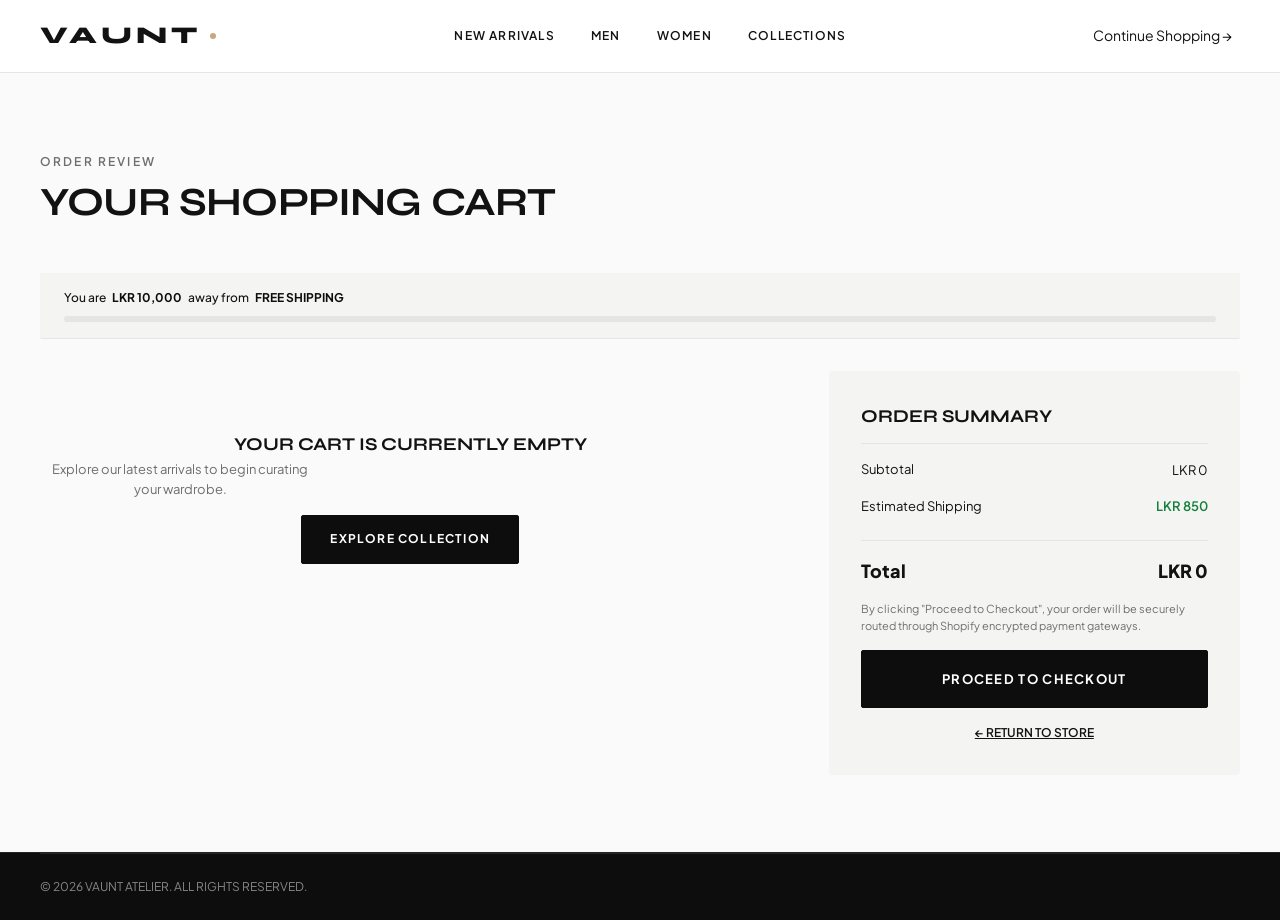
<file: cart.html>
<!DOCTYPE html>
<html lang="en">
<head>
  <meta charset="UTF-8">
  <meta name="viewport" content="width=device-width, initial-scale=1.0">
  <title>Shopping Cart — VAUNT ATELIER</title>
  <link rel="stylesheet" href="assets/base.css">
  <link rel="stylesheet" href="assets/theme.css">
  <link rel="stylesheet" href="assets/sections.css">
  <link rel="stylesheet" href="assets/components.css">
  <style>
    .cart-page-layout {
      display: grid;
      grid-template-columns: 1fr;
      gap: var(--spacing-2xl);
      margin-top: var(--spacing-xl);
    }
    @media (min-width: 992px) {
      .cart-page-layout {
        grid-template-columns: 1.8fr 1fr;
      }
    }
    .cart-summary-box {
      background-color: var(--color-surface);
      border-radius: var(--radius-sm);
      padding: var(--spacing-xl);
      display: flex;
      flex-direction: column;
      gap: var(--spacing-md);
      position: sticky;
      top: calc(var(--header-height) + 20px);
    }
    .summary-title {
      font-family: var(--font-family-display);
      font-size: var(--font-size-lg);
      font-weight: var(--font-weight-bold);
      text-transform: uppercase;
      padding-bottom: var(--spacing-sm);
      border-bottom: 1px solid var(--color-border);
    }
    .summary-row {
      display: flex;
      justify-content: space-between;
      font-size: var(--font-size-sm);
    }
    .summary-total {
      font-size: var(--font-size-lg);
      font-weight: var(--font-weight-extrabold);
      border-top: 1px solid var(--color-border);
      padding-top: var(--spacing-md);
      margin-top: var(--spacing-xs);
    }
  </style>
</head>
<body>

  <!-- Header -->
  <header class="site-header-wrapper">
    <div class="container">
      <div class="site-header">
        <a href="index.html" class="site-logo">VAUNT<span class="accent-dot"></span></a>
        <nav class="desktop-nav">
          <ul class="nav-list">
            <li class="nav-item"><a href="collection.html?filter=new" class="nav-link">NEW ARRIVALS</a></li>
            <li class="nav-item"><a href="collection.html?gender=men" class="nav-link">MEN</a></li>
            <li class="nav-item"><a href="collection.html?gender=women" class="nav-link">WOMEN</a></li>
            <li class="nav-item"><a href="collection.html" class="nav-link">COLLECTIONS</a></li>
          </ul>
        </nav>
        <div class="header-actions">
          <a href="index.html" class="action-btn">Continue Shopping &rarr;</a>
        </div>
      </div>
    </div>
  </header>

  <main id="MainContent" class="container section-spacing">
    <div class="section-header">
      <span class="section-eyebrow">ORDER REVIEW</span>
      <h1 class="section-title">YOUR SHOPPING CART</h1>
    </div>

    <!-- Free Shipping Progress -->
    <div class="shipping-progress-container" style="border-radius: var(--radius-xs); margin-bottom: var(--spacing-xl);">
      <div class="shipping-progress-text">
        <span>You are <strong>LKR 10,000</strong> away from <strong>FREE SHIPPING</strong></span>
      </div>
      <div class="shipping-progress-bar">
        <div class="shipping-progress-fill"></div>
      </div>
    </div>

    <div class="cart-page-layout">
      <!-- Left: Cart Items Table -->
      <div>
        <div class="cart-empty" id="pageCartEmpty" style="display: none; padding: 60px 0;">
          <h3 class="cart-empty-title">Your cart is currently empty</h3>
          <p class="cart-empty-desc">Explore our latest arrivals to begin curating your wardrobe.</p>
          <a href="collection.html" class="btn btn-primary" style="margin-top: 16px;">EXPLORE COLLECTION</a>
        </div>
        <div class="cart-items-list" id="pageCartList" style="display: flex;"></div>
      </div>

      <!-- Right: Summary Box -->
      <div>
        <div class="cart-summary-box">
          <h3 class="summary-title">ORDER SUMMARY</h3>
          
          <div class="summary-row">
            <span>Subtotal</span>
            <span id="pageCartSubtotal">LKR 0</span>
          </div>

          <div class="summary-row">
            <span>Estimated Shipping</span>
            <span id="pageShippingNotice" style="color: var(--color-success); font-weight: 600;">FREE</span>
          </div>

          <div class="summary-row summary-total">
            <span>Total</span>
            <span id="pageCartTotal">LKR 0</span>
          </div>

          <p style="font-size: 11px; color: var(--color-foreground-muted); line-height: 1.5;">
            By clicking "Proceed to Checkout", your order will be securely routed through Shopify encrypted payment gateways.
          </p>

          <button type="button" class="btn btn-primary btn-block btn-lg" onclick="Vaunt.showToast('Connecting to Shopify Secure Gateway...', 'accent')">
            PROCEED TO CHECKOUT
          </button>

          <a href="collection.html" style="text-align: center; font-size: 12px; text-decoration: underline; text-transform: uppercase; font-weight: 600;">
            &larr; Return to Store
          </a>
        </div>
      </div>
    </div>
  </main>

  <footer class="site-footer">
    <div class="container">
      <div class="footer-bottom">
        <div class="footer-bottom-inner">
          <p>&copy; 2026 VAUNT ATELIER. ALL RIGHTS RESERVED.</p>
        </div>
      </div>
    </div>
  </footer>

  <script src="assets/catalog-data.js"></script>
  <script src="assets/theme.js"></script>
  <script>
    // Synchronize page cart with central Vaunt cart
    function syncPageCart() {
      const emptyBox = document.getElementById('pageCartEmpty');
      const listBox = document.getElementById('pageCartList');
      const subtotalEl = document.getElementById('pageCartSubtotal');
      const totalEl = document.getElementById('pageCartTotal');
      const shippingNotice = document.getElementById('pageShippingNotice');

      const cart = window.Vaunt.cart || [];
      const subtotal = window.Vaunt.getCartSubtotal();

      if (subtotalEl) subtotalEl.textContent = window.Vaunt.formatMoney(subtotal);
      if (totalEl) totalEl.textContent = window.Vaunt.formatMoney(subtotal);

      if (shippingNotice) {
        shippingNotice.textContent = subtotal >= 10000 ? 'FREE' : 'LKR 850';
      }

      if (cart.length === 0) {
        if (emptyBox) emptyBox.style.display = 'block';
        if (listBox) listBox.style.display = 'none';
      } else {
        if (emptyBox) emptyBox.style.display = 'none';
        if (listBox) {
          listBox.style.display = 'flex';
          listBox.innerHTML = cart.map((item, idx) => `
            <div class="cart-item" style="padding: 16px 0;">
              <div class="cart-item-image" style="width: 100px;">
                <img src="${item.image}" alt="${item.title}" loading="lazy">
              </div>
              <div class="cart-item-info">
                <div>
                  <h4 class="cart-item-title" style="font-size: 16px;">${item.title}</h4>
                  <div class="cart-item-variant">Size: <strong>${item.size}</strong> &bull; Color: <strong>${item.color}</strong></div>
                  <div class="cart-item-price" style="font-size: 16px; margin-top: 4px;">${window.Vaunt.formatMoney(item.price)}</div>
                </div>
                <div class="cart-item-controls">
                  <div class="quantity-control">
                    <button type="button" class="qty-btn" onclick="Vaunt.updateQuantity(${idx}, -1); syncPageCart();">-</button>
                    <input type="text" class="qty-input" value="${item.quantity}" readonly>
                    <button type="button" class="qty-btn" onclick="Vaunt.updateQuantity(${idx}, 1); syncPageCart();">+</button>
                  </div>
                  <button type="button" class="cart-item-remove" onclick="Vaunt.removeFromCart(${idx}); syncPageCart();">Remove Item</button>
                </div>
              </div>
            </div>
          `).join('');
        }
      }
    }

    document.addEventListener('DOMContentLoaded', () => {
      setTimeout(syncPageCart, 100);
    });
  </script>
</body>
</html>
</file>
<file: assets/base.css>
/* ==========================================================================
   VAUNT ATELIER - BASE DESIGN SYSTEM
   Modern, Premium Shopify Online Store 2.0 Foundation
   ========================================================================== */

@import url('https://fonts.googleapis.com/css2?family=Plus+Jakarta+Sans:ital,wght@0,300;0,400;0,500;0,600;0,700;0,800;1,400&family=Syne:wght@600;700;800&display=swap');

:root {
  /* ==========================================
     COLOR SYSTEM - CENTRALLY CONFIGURABLE
     ========================================== */
  --color-primary: #0D0D0D;
  --color-primary-hover: #262626;
  --color-background: #FAFAFA;
  --color-surface: #F4F4F2;
  --color-surface-hover: #ECECE9;
  --color-surface-card: #FFFFFF;
  --color-foreground: #121212;
  --color-foreground-muted: #6E6E6E;
  --color-foreground-subtle: #999999;
  --color-border: #E5E5E2;
  --color-border-subtle: #F0F0EE;
  --color-border-dark: #262626;
  
  /* Primary Accent: Champagne Ochre (Can be overridden via Theme Settings) */
  --color-accent: #C5A880;
  --color-accent-hover: #B5966B;
  --color-accent-soft: rgba(197, 168, 128, 0.12);

  /* Status / Badges */
  --color-sale: #D9383A;
  --color-sale-soft: rgba(217, 56, 58, 0.08);
  --color-new: #111111;
  --color-trending: #926C15;
  --color-trending-soft: rgba(146, 108, 21, 0.1);
  --color-success: #15803D;

  --color-white: #FFFFFF;
  --color-black: #000000;
  --color-overlay: rgba(0, 0, 0, 0.45);
  --color-overlay-dark: rgba(0, 0, 0, 0.75);

  /* ==========================================
     TYPOGRAPHY
     ========================================== */
  --font-family-body: 'Plus Jakarta Sans', -apple-system, BlinkMacSystemFont, "Segoe UI", Roboto, sans-serif;
  --font-family-heading: 'Plus Jakarta Sans', -apple-system, BlinkMacSystemFont, sans-serif;
  --font-family-display: 'Syne', 'Plus Jakarta Sans', sans-serif;

  --font-size-xs: 0.75rem;     /* 12px */
  --font-size-sm: 0.8125rem;   /* 13px */
  --font-size-base: 0.875rem;  /* 14px */
  --font-size-md: 1rem;        /* 16px */
  --font-size-lg: 1.125rem;    /* 18px */
  --font-size-xl: 1.25rem;     /* 20px */
  --font-size-2xl: 1.5rem;     /* 24px */
  --font-size-3xl: 2rem;       /* 32px */
  --font-size-4xl: 2.75rem;    /* 44px */
  --font-size-5xl: clamp(2.5rem, 5vw, 4.5rem); /* 40-72px */

  --font-weight-light: 300;
  --font-weight-normal: 400;
  --font-weight-medium: 500;
  --font-weight-semibold: 600;
  --font-weight-bold: 700;
  --font-weight-extrabold: 800;

  --letter-spacing-tight: -0.02em;
  --letter-spacing-normal: 0em;
  --letter-spacing-wide: 0.05em;
  --letter-spacing-wider: 0.1em;
  --letter-spacing-widest: 0.18em;

  /* ==========================================
     SPACING & DIMENSIONS
     ========================================== */
  --spacing-2xs: 4px;
  --spacing-xs: 8px;
  --spacing-sm: 12px;
  --spacing-md: 16px;
  --spacing-lg: 24px;
  --spacing-xl: 32px;
  --spacing-2xl: 48px;
  --spacing-3xl: 64px;
  --spacing-4xl: 96px;
  --spacing-5xl: 128px;

  --container-max-width: 1440px;
  --container-narrow-width: 1120px;
  --container-gutter: clamp(16px, 4vw, 40px);

  --header-height: 72px;
  --announcement-height: 38px;
  --total-header-height: calc(var(--header-height) + var(--announcement-height));

  /* Radius & Shadows */
  --radius-xs: 2px;
  --radius-sm: 4px;
  --radius-md: 8px;
  --radius-lg: 12px;
  --radius-full: 9999px;

  --shadow-sm: 0 1px 2px rgba(0, 0, 0, 0.04);
  --shadow-md: 0 4px 12px rgba(0, 0, 0, 0.06);
  --shadow-lg: 0 12px 32px rgba(0, 0, 0, 0.09);
  --shadow-xl: 0 20px 48px rgba(0, 0, 0, 0.14);

  /* Transitions */
  --transition-fast: 150ms cubic-bezier(0.16, 1, 0.3, 1);
  --transition-base: 250ms cubic-bezier(0.16, 1, 0.3, 1);
  --transition-slow: 450ms cubic-bezier(0.16, 1, 0.3, 1);
  --transition-spring: 500ms cubic-bezier(0.34, 1.56, 0.64, 1);

  /* Free Shipping Target (LKR 10,000) */
  --free-shipping-goal: 10000;
}

/* ==========================================================================
   CSS RESET & CORE
   ========================================================================== */
*, *::before, *::after {
  box-sizing: border-box;
  margin: 0;
  padding: 0;
}

html {
  font-size: 16px;
  scroll-behavior: smooth;
  -webkit-text-size-adjust: 100%;
}

body {
  font-family: var(--font-family-body);
  font-size: var(--font-size-base);
  font-weight: var(--font-weight-normal);
  line-height: 1.55;
  color: var(--color-foreground);
  background-color: var(--color-background);
  -webkit-font-smoothing: antialiased;
  -moz-osx-font-smoothing: grayscale;
  overflow-x: hidden;
  text-rendering: optimizeLegibility;
}

body.drawer-open {
  overflow: hidden;
}

img, picture, video, canvas, svg {
  display: block;
  max-width: 100%;
  height: auto;
}

input, button, textarea, select {
  font: inherit;
  color: inherit;
}

button {
  cursor: pointer;
  border: none;
  background: none;
}

a {
  color: inherit;
  text-decoration: none;
  transition: color var(--transition-fast);
}

ul, ol {
  list-style: none;
}

/* ==========================================================================
   LAYOUT CONTAINERS & UTILITIES
   ========================================================================== */
.container {
  width: 100%;
  max-width: var(--container-max-width);
  margin-left: auto;
  margin-right: auto;
  padding-left: var(--container-gutter);
  padding-right: var(--container-gutter);
}

.container-narrow {
  width: 100%;
  max-width: var(--container-narrow-width);
  margin-left: auto;
  margin-right: auto;
  padding-left: var(--container-gutter);
  padding-right: var(--container-gutter);
}

.container-fluid {
  width: 100%;
  padding-left: var(--container-gutter);
  padding-right: var(--container-gutter);
}

.section-spacing {
  padding-top: clamp(48px, 6vw, 96px);
  padding-bottom: clamp(48px, 6vw, 96px);
}

.section-spacing-sm {
  padding-top: clamp(32px, 4vw, 56px);
  padding-bottom: clamp(32px, 4vw, 56px);
}

.section-spacing-lg {
  padding-top: clamp(64px, 8vw, 128px);
  padding-bottom: clamp(64px, 8vw, 128px);
}

/* Section Header standard */
.section-header {
  margin-bottom: clamp(24px, 4vw, 48px);
}

.section-header.text-center {
  text-align: center;
}

.section-header .section-eyebrow {
  display: inline-block;
  font-size: var(--font-size-xs);
  font-weight: var(--font-weight-semibold);
  letter-spacing: var(--letter-spacing-widest);
  text-transform: uppercase;
  color: var(--color-foreground-muted);
  margin-bottom: var(--spacing-xs);
}

.section-header .section-title {
  font-family: var(--font-family-display);
  font-size: clamp(1.75rem, 3.5vw, 2.5rem);
  font-weight: var(--font-weight-bold);
  letter-spacing: var(--letter-spacing-tight);
  line-height: 1.15;
  text-transform: uppercase;
  color: var(--color-foreground);
}

.section-header .section-subtitle {
  font-size: var(--font-size-md);
  color: var(--color-foreground-muted);
  margin-top: var(--spacing-xs);
  max-width: 600px;
}

.section-header.text-center .section-subtitle {
  margin-left: auto;
  margin-right: auto;
}

/* Utility Flex & Grid */
.flex { display: flex; }
.flex-col { display: flex; flex-direction: column; }
.items-center { align-items: center; }
.justify-between { justify-content: space-between; }
.justify-center { justify-content: center; }
.gap-xs { gap: var(--spacing-xs); }
.gap-sm { gap: var(--spacing-sm); }
.gap-md { gap: var(--spacing-md); }
.gap-lg { gap: var(--spacing-lg); }
.gap-xl { gap: var(--spacing-xl); }

.grid { display: grid; }

.sr-only {
  position: absolute;
  width: 1px;
  height: 1px;
  padding: 0;
  margin: -1px;
  overflow: hidden;
  clip: rect(0, 0, 0, 0);
  white-space: nowrap;
  border-width: 0;
}

/* ==========================================================================
   ANIMATIONS & KEYFRAMES
   ========================================================================== */
@keyframes fadeIn {
  from { opacity: 0; }
  to { opacity: 1; }
}

@keyframes fadeUp {
  from {
    opacity: 0;
    transform: translateY(20px);
  }
  to {
    opacity: 1;
    transform: translateY(0);
  }
}

@keyframes slideInRight {
  from { transform: translateX(100%); }
  to { transform: translateX(0); }
}

@keyframes slideInLeft {
  from { transform: translateX(-100%); }
  to { transform: translateX(0); }
}

@keyframes pulseGlow {
  0%, 100% { opacity: 1; }
  50% { opacity: 0.4; }
}

.animate-fade-in {
  animation: fadeIn var(--transition-base) forwards;
}

.animate-fade-up {
  animation: fadeUp var(--transition-slow) forwards;
}

/* Custom Scrollbar */
::-webkit-scrollbar {
  width: 6px;
  height: 6px;
}
::-webkit-scrollbar-track {
  background: var(--color-surface);
}
::-webkit-scrollbar-thumb {
  background: #C4C4C2;
  border-radius: var(--radius-full);
}
::-webkit-scrollbar-thumb:hover {
  background: #888886;
}
</file>
<file: assets/theme.css>
/* ==========================================================================
   VAUNT ATELIER - THEME STYLESHEET
   Header, Navigation, Mega Menus, Mobile Drawer, Buttons, Footer
   ========================================================================== */

/* ==========================================================================
   ANNOUNCEMENT BAR
   ========================================================================== */
.announcement-bar {
  background-color: var(--color-primary);
  color: var(--color-white);
  height: var(--announcement-height);
  font-size: var(--font-size-xs);
  font-weight: var(--font-weight-medium);
  letter-spacing: var(--letter-spacing-wider);
  text-transform: uppercase;
  display: flex;
  align-items: center;
  justify-content: center;
  position: relative;
  z-index: 101;
  overflow: hidden;
  transition: height var(--transition-base), opacity var(--transition-base);
}

.announcement-bar.is-hidden {
  height: 0;
  opacity: 0;
  pointer-events: none;
}

.announcement-bar-content {
  display: flex;
  align-items: center;
  justify-content: center;
  gap: var(--spacing-md);
  text-align: center;
  padding: 0 var(--spacing-xl);
}

.announcement-bar-content strong {
  color: var(--color-accent);
}

.announcement-bar-close {
  position: absolute;
  right: var(--spacing-md);
  top: 50%;
  transform: translateY(-50%);
  color: rgba(255, 255, 255, 0.6);
  padding: 4px;
  display: flex;
  align-items: center;
  justify-content: center;
  transition: color var(--transition-fast);
}

.announcement-bar-close:hover {
  color: var(--color-white);
}

/* ==========================================================================
   STICKY HEADER
   ========================================================================== */
.site-header-wrapper {
  position: sticky;
  top: 0;
  z-index: 100;
  background-color: rgba(255, 255, 255, 0.95);
  backdrop-filter: blur(12px);
  -webkit-backdrop-filter: blur(12px);
  border-bottom: 1px solid var(--color-border);
  transition: transform var(--transition-base), background-color var(--transition-base), box-shadow var(--transition-base);
}

.site-header-wrapper.is-scrolled {
  box-shadow: var(--shadow-sm);
  background-color: rgba(255, 255, 255, 0.98);
}

.site-header {
  height: var(--header-height);
  display: flex;
  align-items: center;
  justify-content: space-between;
}

/* Logo */
.site-logo {
  font-family: var(--font-family-display);
  font-size: 1.5rem;
  font-weight: var(--font-weight-extrabold);
  letter-spacing: var(--letter-spacing-widest);
  text-transform: uppercase;
  color: var(--color-foreground);
  display: flex;
  align-items: center;
  gap: 8px;
  flex-shrink: 0;
}

.site-logo span.accent-dot {
  display: inline-block;
  width: 6px;
  height: 6px;
  background-color: var(--color-accent);
  border-radius: 50%;
}

/* Desktop Navigation */
.desktop-nav {
  display: none;
  height: 100%;
}

@media (min-width: 1024px) {
  .desktop-nav {
    display: flex;
    align-items: center;
    height: 100%;
  }
}

.nav-list {
  display: flex;
  align-items: center;
  gap: clamp(16px, 2.2vw, 32px);
  height: 100%;
}

.nav-item {
  height: 100%;
  display: flex;
  align-items: center;
  position: static;
}

.nav-link {
  font-size: var(--font-size-xs);
  font-weight: var(--font-weight-semibold);
  letter-spacing: var(--letter-spacing-wider);
  text-transform: uppercase;
  color: var(--color-foreground);
  display: flex;
  align-items: center;
  gap: 4px;
  height: 100%;
  position: relative;
  padding: 0 4px;
  transition: color var(--transition-fast);
}

.nav-link::after {
  content: '';
  position: absolute;
  bottom: 0;
  left: 0;
  width: 100%;
  height: 2px;
  background-color: var(--color-primary);
  transform: scaleX(0);
  transform-origin: right;
  transition: transform var(--transition-base);
}

.nav-link:hover,
.nav-item:hover > .nav-link {
  color: var(--color-primary);
}

.nav-link:hover::after,
.nav-item:hover > .nav-link::after {
  transform: scaleX(1);
  transform-origin: left;
}

.nav-link.is-sale {
  color: var(--color-sale);
}

.nav-link.is-sale::after {
  background-color: var(--color-sale);
}

/* ==========================================================================
   MEGA MENU
   ========================================================================== */
.mega-menu {
  position: absolute;
  top: 100%;
  left: 0;
  width: 100vw;
  background-color: var(--color-white);
  border-bottom: 1px solid var(--color-border);
  box-shadow: var(--shadow-lg);
  opacity: 0;
  visibility: hidden;
  pointer-events: none;
  transform: translateY(-8px);
  transition: opacity var(--transition-base), transform var(--transition-base), visibility var(--transition-base);
  z-index: 99;
}

.nav-item:hover .mega-menu {
  opacity: 1;
  visibility: visible;
  pointer-events: auto;
  transform: translateY(0);
}

.mega-menu-inner {
  padding: var(--spacing-2xl) var(--container-gutter);
  display: grid;
  grid-template-columns: repeat(4, 1fr) 320px;
  gap: var(--spacing-2xl);
}

.mega-menu-col-title {
  font-size: var(--font-size-xs);
  font-weight: var(--font-weight-bold);
  letter-spacing: var(--letter-spacing-widest);
  text-transform: uppercase;
  color: var(--color-foreground-muted);
  margin-bottom: var(--spacing-md);
  padding-bottom: var(--spacing-xs);
  border-bottom: 1px solid var(--color-border-subtle);
}

.mega-menu-list {
  display: flex;
  flex-direction: column;
  gap: var(--spacing-sm);
}

.mega-menu-link {
  font-size: var(--font-size-sm);
  color: var(--color-foreground);
  display: inline-flex;
  align-items: center;
  gap: 8px;
  transition: transform var(--transition-fast), color var(--transition-fast);
}

.mega-menu-link:hover {
  color: var(--color-accent);
  transform: translateX(4px);
}

.mega-menu-promo {
  position: relative;
  border-radius: var(--radius-md);
  overflow: hidden;
  height: 220px;
  display: flex;
  flex-direction: column;
  justify-content: flex-end;
  padding: var(--spacing-lg);
}

.mega-menu-promo img {
  position: absolute;
  inset: 0;
  width: 100%;
  height: 100%;
  object-fit: cover;
  transition: transform var(--transition-slow);
}

.mega-menu-promo:hover img {
  transform: scale(1.05);
}

.mega-menu-promo::before {
  content: '';
  position: absolute;
  inset: 0;
  background: linear-gradient(to top, rgba(0,0,0,0.8) 0%, rgba(0,0,0,0.2) 60%, transparent 100%);
  z-index: 1;
}

.mega-menu-promo-content {
  position: relative;
  z-index: 2;
  color: var(--color-white);
}

.mega-menu-promo-title {
  font-size: var(--font-size-md);
  font-weight: var(--font-weight-bold);
  text-transform: uppercase;
  letter-spacing: var(--letter-spacing-wide);
  margin-bottom: 4px;
}

.mega-menu-promo-sub {
  font-size: var(--font-size-xs);
  color: rgba(255, 255, 255, 0.8);
  margin-bottom: 8px;
}

.mega-menu-promo-link {
  font-size: var(--font-size-xs);
  font-weight: var(--font-weight-semibold);
  letter-spacing: var(--letter-spacing-wider);
  text-transform: uppercase;
  color: var(--color-white);
  display: inline-flex;
  align-items: center;
  gap: 6px;
  border-bottom: 1px solid var(--color-white);
  padding-bottom: 2px;
}

/* ==========================================================================
   HEADER ACTIONS (RIGHT)
   ========================================================================== */
.header-actions {
  display: flex;
  align-items: center;
  gap: clamp(12px, 1.5vw, 20px);
}

.action-btn {
  display: inline-flex;
  align-items: center;
  justify-content: center;
  position: relative;
  padding: 8px;
  color: var(--color-foreground);
  border-radius: var(--radius-full);
  transition: background-color var(--transition-fast), color var(--transition-fast);
}

.action-btn:hover {
  background-color: var(--color-surface);
  color: var(--color-primary);
}

.action-badge {
  position: absolute;
  top: 2px;
  right: 2px;
  background-color: var(--color-primary);
  color: var(--color-white);
  font-size: 10px;
  font-weight: var(--font-weight-bold);
  min-width: 18px;
  height: 18px;
  border-radius: var(--radius-full);
  display: flex;
  align-items: center;
  justify-content: center;
  padding: 0 4px;
  line-height: 1;
}

.action-badge.is-empty {
  display: none;
}

.mobile-menu-trigger {
  display: flex;
}

@media (min-width: 1024px) {
  .mobile-menu-trigger {
    display: none;
  }
}

/* ==========================================================================
   MOBILE NAVIGATION DRAWER
   ========================================================================== */
.mobile-nav-drawer {
  position: fixed;
  inset: 0;
  z-index: 1000;
  visibility: hidden;
  pointer-events: none;
  transition: visibility var(--transition-base);
}

.mobile-nav-drawer.is-open {
  visibility: visible;
  pointer-events: auto;
}

.mobile-nav-backdrop {
  position: absolute;
  inset: 0;
  background-color: rgba(0, 0, 0, 0.6);
  backdrop-filter: blur(4px);
  opacity: 0;
  transition: opacity var(--transition-base);
}

.mobile-nav-drawer.is-open .mobile-nav-backdrop {
  opacity: 1;
}

.mobile-nav-panel {
  position: absolute;
  top: 0;
  left: 0;
  bottom: 0;
  width: 85%;
  max-width: 380px;
  background-color: var(--color-white);
  display: flex;
  flex-direction: column;
  transform: translateX(-100%);
  transition: transform var(--transition-slow);
  box-shadow: var(--shadow-xl);
  overflow-y: auto;
}

.mobile-nav-drawer.is-open .mobile-nav-panel {
  transform: translateX(0);
}

.mobile-nav-header {
  display: flex;
  align-items: center;
  justify-content: space-between;
  padding: var(--spacing-lg) var(--spacing-lg);
  border-bottom: 1px solid var(--color-border);
}

.mobile-nav-body {
  padding: var(--spacing-md) var(--spacing-lg);
  flex: 1;
}

.mobile-nav-list {
  display: flex;
  flex-direction: column;
  gap: var(--spacing-xs);
}

.mobile-nav-item {
  border-bottom: 1px solid var(--color-border-subtle);
}

.mobile-nav-button {
  width: 100%;
  display: flex;
  align-items: center;
  justify-content: space-between;
  padding: var(--spacing-md) 0;
  font-size: var(--font-size-md);
  font-weight: var(--font-weight-semibold);
  letter-spacing: var(--letter-spacing-wide);
  text-transform: uppercase;
  color: var(--color-foreground);
}

.mobile-nav-sublist {
  display: none;
  flex-direction: column;
  gap: var(--spacing-sm);
  padding: 0 0 var(--spacing-md) var(--spacing-md);
}

.mobile-nav-item.is-expanded .mobile-nav-sublist {
  display: flex;
}

.mobile-nav-item.is-expanded .mobile-accordion-icon {
  transform: rotate(180deg);
}

.mobile-accordion-icon {
  transition: transform var(--transition-fast);
}

.mobile-sub-link {
  font-size: var(--font-size-base);
  color: var(--color-foreground-muted);
  display: block;
  padding: 4px 0;
}

.mobile-sub-link:hover {
  color: var(--color-primary);
}

.mobile-nav-footer {
  padding: var(--spacing-lg);
  border-top: 1px solid var(--color-border);
  background-color: var(--color-surface);
  display: flex;
  flex-direction: column;
  gap: var(--spacing-md);
}

.mobile-currency-badge {
  display: flex;
  align-items: center;
  gap: 8px;
  font-size: var(--font-size-xs);
  color: var(--color-foreground-muted);
}

/* ==========================================================================
   BUTTON SYSTEM
   ========================================================================== */
.btn {
  display: inline-flex;
  align-items: center;
  justify-content: center;
  gap: var(--spacing-xs);
  padding: 14px 28px;
  font-family: var(--font-family-heading);
  font-size: var(--font-size-xs);
  font-weight: var(--font-weight-bold);
  letter-spacing: var(--letter-spacing-wider);
  text-transform: uppercase;
  text-align: center;
  border-radius: var(--radius-xs);
  transition: all var(--transition-base);
  position: relative;
  overflow: hidden;
  cursor: pointer;
  white-space: nowrap;
}

.btn-primary {
  background-color: var(--color-primary);
  color: var(--color-white);
  border: 1px solid var(--color-primary);
}

.btn-primary:hover {
  background-color: var(--color-white);
  color: var(--color-primary);
  border-color: var(--color-primary);
}

.btn-secondary {
  background-color: var(--color-white);
  color: var(--color-primary);
  border: 1px solid var(--color-border);
}

.btn-secondary:hover {
  background-color: var(--color-primary);
  color: var(--color-white);
  border-color: var(--color-primary);
}

.btn-outline {
  background-color: transparent;
  color: var(--color-white);
  border: 1px solid rgba(255, 255, 255, 0.8);
}

.btn-outline:hover {
  background-color: var(--color-white);
  color: var(--color-primary);
  border-color: var(--color-white);
}

.btn-outline-dark {
  background-color: transparent;
  color: var(--color-primary);
  border: 1px solid var(--color-primary);
}

.btn-outline-dark:hover {
  background-color: var(--color-primary);
  color: var(--color-white);
}

.btn-accent {
  background-color: var(--color-accent);
  color: var(--color-white);
  border: 1px solid var(--color-accent);
}

.btn-accent:hover {
  background-color: var(--color-accent-hover);
  border-color: var(--color-accent-hover);
}

.btn-sm {
  padding: 8px 16px;
  font-size: var(--font-size-xs);
}

.btn-lg {
  padding: 18px 36px;
  font-size: var(--font-size-sm);
}

.btn-block {
  width: 100%;
}

/* ==========================================================================
   BADGE SYSTEM
   ========================================================================== */
.badge {
  display: inline-flex;
  align-items: center;
  padding: 4px 8px;
  font-size: 10px;
  font-weight: var(--font-weight-bold);
  letter-spacing: var(--letter-spacing-wider);
  text-transform: uppercase;
  border-radius: var(--radius-xs);
  line-height: 1;
}

.badge-new {
  background-color: var(--color-new);
  color: var(--color-white);
}

.badge-sale {
  background-color: var(--color-sale);
  color: var(--color-white);
}

.badge-trending {
  background-color: var(--color-trending-soft);
  color: var(--color-trending);
  border: 1px solid rgba(146, 108, 21, 0.2);
}

.badge-outline {
  background-color: transparent;
  border: 1px solid var(--color-border-dark);
  color: var(--color-foreground);
}

/* ==========================================================================
   FOOTER
   ========================================================================== */
.site-footer {
  background-color: var(--color-primary);
  color: var(--color-white);
  border-top: 1px solid #222222;
  margin-top: auto;
}

.footer-main {
  padding-top: clamp(48px, 6vw, 80px);
  padding-bottom: clamp(48px, 6vw, 80px);
  display: grid;
  grid-template-columns: 1fr;
  gap: var(--spacing-2xl);
}

@media (min-width: 768px) {
  .footer-main {
    grid-template-columns: repeat(2, 1fr);
  }
}

@media (min-width: 1024px) {
  .footer-main {
    grid-template-columns: 2fr 1fr 1fr 1fr 1fr;
    gap: var(--spacing-xl);
  }
}

.footer-brand-col {
  display: flex;
  flex-direction: column;
  gap: var(--spacing-md);
}

.footer-brand-col .site-logo {
  color: var(--color-white);
}

.footer-tagline {
  font-size: var(--font-size-sm);
  color: rgba(255, 255, 255, 0.6);
  max-width: 320px;
  line-height: 1.6;
}

.footer-social-links {
  display: flex;
  align-items: center;
  gap: var(--spacing-sm);
  margin-top: var(--spacing-xs);
}

.footer-social-icon {
  width: 38px;
  height: 38px;
  border-radius: var(--radius-full);
  background-color: rgba(255, 255, 255, 0.08);
  display: flex;
  align-items: center;
  justify-content: center;
  color: var(--color-white);
  transition: background-color var(--transition-fast), transform var(--transition-fast);
}

.footer-social-icon:hover {
  background-color: var(--color-accent);
  transform: translateY(-2px);
}

.footer-heading {
  font-size: var(--font-size-xs);
  font-weight: var(--font-weight-bold);
  letter-spacing: var(--letter-spacing-widest);
  text-transform: uppercase;
  color: var(--color-white);
  margin-bottom: var(--spacing-lg);
}

.footer-links {
  display: flex;
  flex-direction: column;
  gap: var(--spacing-sm);
}

.footer-link {
  font-size: var(--font-size-sm);
  color: rgba(255, 255, 255, 0.65);
  transition: color var(--transition-fast), transform var(--transition-fast);
  display: inline-block;
}

.footer-link:hover {
  color: var(--color-white);
  transform: translateX(4px);
}

.footer-bottom {
  border-top: 1px solid rgba(255, 255, 255, 0.1);
  padding: var(--spacing-lg) 0;
}

.footer-bottom-inner {
  display: flex;
  flex-direction: column;
  align-items: center;
  justify-content: space-between;
  gap: var(--spacing-md);
  font-size: var(--font-size-xs);
  color: rgba(255, 255, 255, 0.5);
}

@media (min-width: 768px) {
  .footer-bottom-inner {
    flex-direction: row;
  }
}

.payment-icons {
  display: flex;
  align-items: center;
  gap: var(--spacing-sm);
  flex-wrap: wrap;
}

.payment-badge {
  background-color: rgba(255, 255, 255, 0.08);
  padding: 4px 10px;
  border-radius: var(--radius-xs);
  font-size: 11px;
  font-weight: var(--font-weight-semibold);
  letter-spacing: 0.05em;
  color: rgba(255, 255, 255, 0.8);
}
</file>
<file: assets/sections.css>
/* ==========================================================================
   VAUNT ATELIER - SECTIONS STYLESHEET
   Hero, Grids, Editorial Splits, Banners, Carousels, Social, Newsletter
   ========================================================================== */

/* ==========================================================================
   HERO SECTION
   ========================================================================== */
.hero-section {
  position: relative;
  min-height: 85vh;
  display: flex;
  align-items: center;
  justify-content: center;
  overflow: hidden;
  background-color: var(--color-primary);
}

@media (min-width: 1024px) {
  .hero-section {
    min-height: 92vh;
  }
}

.hero-media-wrapper {
  position: absolute;
  inset: 0;
  width: 100%;
  height: 100%;
  z-index: 1;
}

.hero-image,
.hero-video {
  width: 100%;
  height: 100%;
  object-fit: cover;
  object-position: center 25%;
  transform: scale(1.02);
  transition: transform 8s cubic-bezier(0.16, 1, 0.3, 1);
}

.hero-section:hover .hero-image {
  transform: scale(1.06);
}

.hero-overlay {
  position: absolute;
  inset: 0;
  background: linear-gradient(
    to bottom,
    rgba(13, 13, 13, 0.25) 0%,
    rgba(13, 13, 13, 0.5) 60%,
    rgba(13, 13, 13, 0.8) 100%
  );
  z-index: 2;
}

.hero-content {
  position: relative;
  z-index: 3;
  color: var(--color-white);
  text-align: center;
  max-width: 820px;
  padding: var(--spacing-3xl) var(--container-gutter);
  animation: fadeUp 1s cubic-bezier(0.16, 1, 0.3, 1) forwards;
}

.hero-eyebrow {
  display: inline-block;
  font-size: var(--font-size-xs);
  font-weight: var(--font-weight-bold);
  letter-spacing: var(--letter-spacing-widest);
  text-transform: uppercase;
  color: var(--color-accent);
  margin-bottom: var(--spacing-sm);
  background-color: rgba(0, 0, 0, 0.4);
  backdrop-filter: blur(8px);
  padding: 6px 16px;
  border-radius: var(--radius-full);
  border: 1px solid rgba(197, 168, 128, 0.3);
}

.hero-title {
  font-family: var(--font-family-display);
  font-size: clamp(2.5rem, 6.5vw, 5.25rem);
  font-weight: var(--font-weight-extrabold);
  letter-spacing: -0.02em;
  line-height: 1.05;
  text-transform: uppercase;
  margin-bottom: var(--spacing-md);
  text-shadow: 0 4px 20px rgba(0, 0, 0, 0.4);
}

.hero-description {
  font-size: clamp(1rem, 1.8vw, 1.25rem);
  font-weight: var(--font-weight-normal);
  color: rgba(255, 255, 255, 0.85);
  margin-bottom: var(--spacing-xl);
  max-width: 580px;
  margin-left: auto;
  margin-right: auto;
  line-height: 1.6;
}

.hero-cta-group {
  display: flex;
  align-items: center;
  justify-content: center;
  gap: var(--spacing-md);
  flex-wrap: wrap;
}

/* ==========================================================================
   PRODUCT GRIDS (NEW ARRIVALS, BEST SELLERS)
   ========================================================================== */
.product-grid {
  display: grid;
  grid-template-columns: repeat(2, 1fr);
  gap: clamp(12px, 2vw, 24px);
}

@media (min-width: 768px) {
  .product-grid {
    grid-template-columns: repeat(2, 1fr);
  }
}

@media (min-width: 1024px) {
  .product-grid.cols-4 {
    grid-template-columns: repeat(4, 1fr);
  }
}

/* Mobile Horizontal Scroll Grid for Best Sellers & Discovery */
.product-horizontal-scroll {
  display: flex;
  gap: var(--spacing-md);
  overflow-x: auto;
  scroll-snap-type: x mandatory;
  padding-bottom: var(--spacing-md);
  -webkit-overflow-scrolling: touch;
}

.product-horizontal-scroll > * {
  flex: 0 0 260px;
  scroll-snap-align: start;
}

@media (min-width: 768px) {
  .product-horizontal-scroll {
    display: grid;
    grid-template-columns: repeat(3, 1fr);
    overflow-x: visible;
  }
  .product-horizontal-scroll > * {
    flex: initial;
  }
}

@media (min-width: 1024px) {
  .product-horizontal-scroll {
    grid-template-columns: repeat(4, 1fr);
  }
}

/* ==========================================================================
   SHOP BY CATEGORY (4 LARGE CARDS)
   ========================================================================== */
.category-grid {
  display: grid;
  grid-template-columns: 1fr;
  gap: var(--spacing-md);
}

@media (min-width: 640px) {
  .category-grid {
    grid-template-columns: repeat(2, 1fr);
  }
}

@media (min-width: 1024px) {
  .category-grid {
    grid-template-columns: repeat(4, 1fr);
    gap: var(--spacing-lg);
  }
}

.category-card {
  position: relative;
  height: 440px;
  border-radius: var(--radius-sm);
  overflow: hidden;
  display: flex;
  flex-direction: column;
  justify-content: flex-end;
  padding: var(--spacing-xl);
  text-decoration: none;
  background-color: var(--color-surface);
}

.category-card img {
  position: absolute;
  inset: 0;
  width: 100%;
  height: 100%;
  object-fit: cover;
  transition: transform var(--transition-slow);
}

.category-card:hover img {
  transform: scale(1.08);
}

.category-card-overlay {
  position: absolute;
  inset: 0;
  background: linear-gradient(
    to top,
    rgba(13, 13, 13, 0.85) 0%,
    rgba(13, 13, 13, 0.3) 50%,
    rgba(13, 13, 13, 0.1) 100%
  );
  z-index: 1;
}

.category-card-content {
  position: relative;
  z-index: 2;
  color: var(--color-white);
}

.category-card-title {
  font-family: var(--font-family-display);
  font-size: var(--font-size-2xl);
  font-weight: var(--font-weight-bold);
  text-transform: uppercase;
  letter-spacing: var(--letter-spacing-tight);
  margin-bottom: var(--spacing-xs);
}

.category-card-btn {
  font-size: var(--font-size-xs);
  font-weight: var(--font-weight-semibold);
  letter-spacing: var(--letter-spacing-widest);
  text-transform: uppercase;
  color: var(--color-white);
  display: inline-flex;
  align-items: center;
  gap: 8px;
  border-bottom: 2px solid var(--color-white);
  padding-bottom: 4px;
  transition: gap var(--transition-fast), border-color var(--transition-fast);
}

.category-card:hover .category-card-btn {
  gap: 12px;
  border-color: var(--color-accent);
  color: var(--color-accent);
}

/* ==========================================================================
   FEATURED EDITORIAL (SPLIT SECTION)
   ========================================================================== */
.editorial-section {
  background-color: var(--color-surface);
  overflow: hidden;
}

.editorial-grid {
  display: grid;
  grid-template-columns: 1fr;
  align-items: center;
}

@media (min-width: 992px) {
  .editorial-grid {
    grid-template-columns: 1.1fr 0.9fr;
    gap: var(--spacing-3xl);
  }
}

.editorial-image-wrap {
  position: relative;
  height: 480px;
  overflow: hidden;
}

@media (min-width: 992px) {
  .editorial-image-wrap {
    height: 640px;
    border-radius: var(--radius-sm);
  }
}

.editorial-image-wrap img {
  width: 100%;
  height: 100%;
  object-fit: cover;
  transition: transform var(--transition-slow);
}

.editorial-section:hover .editorial-image-wrap img {
  transform: scale(1.03);
}

.editorial-content {
  padding: var(--spacing-2xl) var(--container-gutter);
}

@media (min-width: 992px) {
  .editorial-content {
    padding: var(--spacing-3xl) 0;
  }
}

.editorial-eyebrow {
  font-size: var(--font-size-xs);
  font-weight: var(--font-weight-bold);
  letter-spacing: var(--letter-spacing-widest);
  text-transform: uppercase;
  color: var(--color-accent);
  margin-bottom: var(--spacing-xs);
  display: block;
}

.editorial-title {
  font-family: var(--font-family-display);
  font-size: clamp(2rem, 4vw, 3.25rem);
  font-weight: var(--font-weight-bold);
  letter-spacing: var(--letter-spacing-tight);
  text-transform: uppercase;
  line-height: 1.1;
  color: var(--color-foreground);
  margin-bottom: var(--spacing-md);
}

.editorial-desc {
  font-size: var(--font-size-md);
  color: var(--color-foreground-muted);
  line-height: 1.7;
  margin-bottom: var(--spacing-xl);
  max-width: 480px;
}

/* ==========================================================================
   PROMOTIONAL BANNER
   ========================================================================== */
.promo-banner {
  background-color: var(--color-primary);
  color: var(--color-white);
  padding: clamp(60px, 8vw, 100px) var(--container-gutter);
  position: relative;
  overflow: hidden;
  text-align: center;
}

.promo-banner-bg {
  position: absolute;
  inset: 0;
  opacity: 0.15;
  background-image: radial-gradient(circle at center, #ffffff 1px, transparent 1px);
  background-size: 24px 24px;
}

.promo-banner-content {
  position: relative;
  z-index: 2;
  max-width: 720px;
  margin: 0 auto;
}

.promo-banner-eyebrow {
  font-size: var(--font-size-sm);
  font-weight: var(--font-weight-bold);
  letter-spacing: var(--letter-spacing-widest);
  text-transform: uppercase;
  color: var(--color-accent);
  margin-bottom: var(--spacing-xs);
}

.promo-banner-title {
  font-family: var(--font-family-display);
  font-size: clamp(2.5rem, 6vw, 4.5rem);
  font-weight: var(--font-weight-extrabold);
  letter-spacing: var(--letter-spacing-tight);
  text-transform: uppercase;
  line-height: 1.05;
  margin-bottom: var(--spacing-sm);
}

.promo-banner-subtitle {
  font-size: var(--font-size-lg);
  letter-spacing: var(--letter-spacing-wider);
  text-transform: uppercase;
  color: rgba(255, 255, 255, 0.8);
  margin-bottom: var(--spacing-xl);
}

/* ==========================================================================
   SHOP BY STYLE (5 TILES)
   ========================================================================== */
.style-grid {
  display: grid;
  grid-template-columns: repeat(2, 1fr);
  gap: var(--spacing-sm);
}

@media (min-width: 768px) {
  .style-grid {
    grid-template-columns: repeat(3, 1fr);
  }
}

@media (min-width: 1024px) {
  .style-grid {
    grid-template-columns: repeat(5, 1fr);
    gap: var(--spacing-md);
  }
}

.style-card {
  position: relative;
  height: 380px;
  border-radius: var(--radius-sm);
  overflow: hidden;
  display: flex;
  align-items: flex-end;
  padding: var(--spacing-lg);
  text-decoration: none;
}

.style-card img {
  position: absolute;
  inset: 0;
  width: 100%;
  height: 100%;
  object-fit: cover;
  transition: transform var(--transition-slow);
}

.style-card:hover img {
  transform: scale(1.08);
}

.style-card-overlay {
  position: absolute;
  inset: 0;
  background: linear-gradient(to top, rgba(0,0,0,0.8) 0%, rgba(0,0,0,0.2) 60%, transparent 100%);
  z-index: 1;
}

.style-card-content {
  position: relative;
  z-index: 2;
  color: var(--color-white);
  width: 100%;
}

.style-card-title {
  font-family: var(--font-family-display);
  font-size: var(--font-size-lg);
  font-weight: var(--font-weight-bold);
  text-transform: uppercase;
  letter-spacing: var(--letter-spacing-wide);
  margin-bottom: 2px;
}

.style-card-count {
  font-size: var(--font-size-xs);
  color: rgba(255, 255, 255, 0.7);
}

/* ==========================================================================
   COLLECTION FEATURE (BUILT FOR YOUR EVERYDAY)
   ========================================================================== */
.feature-fullwidth {
  position: relative;
  height: 70vh;
  min-height: 520px;
  display: flex;
  align-items: center;
  justify-content: center;
  overflow: hidden;
  text-align: center;
  color: var(--color-white);
}

.feature-fullwidth-media {
  position: absolute;
  inset: 0;
  width: 100%;
  height: 100%;
  object-fit: cover;
  z-index: 1;
}

.feature-fullwidth-overlay {
  position: absolute;
  inset: 0;
  background-color: rgba(13, 13, 13, 0.5);
  z-index: 2;
}

.feature-fullwidth-content {
  position: relative;
  z-index: 3;
  max-width: 680px;
  padding: 0 var(--container-gutter);
}

.feature-fullwidth-title {
  font-family: var(--font-family-display);
  font-size: clamp(2rem, 5vw, 4rem);
  font-weight: var(--font-weight-extrabold);
  text-transform: uppercase;
  letter-spacing: var(--letter-spacing-tight);
  margin-bottom: var(--spacing-sm);
}

.feature-fullwidth-desc {
  font-size: var(--font-size-lg);
  color: rgba(255, 255, 255, 0.9);
  margin-bottom: var(--spacing-xl);
}

/* ==========================================================================
   INSTAGRAM / SOCIAL (6 TILES)
   ========================================================================== */
.instagram-grid {
  display: grid;
  grid-template-columns: repeat(2, 1fr);
  gap: 8px;
}

@media (min-width: 640px) {
  .instagram-grid {
    grid-template-columns: repeat(3, 1fr);
  }
}

@media (min-width: 1024px) {
  .instagram-grid {
    grid-template-columns: repeat(6, 1fr);
    gap: 12px;
  }
}

.instagram-tile {
  position: relative;
  aspect-ratio: 1 / 1;
  overflow: hidden;
  border-radius: var(--radius-xs);
  display: block;
}

.instagram-tile img {
  width: 100%;
  height: 100%;
  object-fit: cover;
  transition: transform var(--transition-slow);
}

.instagram-overlay {
  position: absolute;
  inset: 0;
  background-color: rgba(13, 13, 13, 0.45);
  display: flex;
  align-items: center;
  justify-content: center;
  opacity: 0;
  color: var(--color-white);
  transition: opacity var(--transition-base);
}

.instagram-tile:hover img {
  transform: scale(1.08);
}

.instagram-tile:hover .instagram-overlay {
  opacity: 1;
}

/* ==========================================================================
   NEWSLETTER SECTION
   ========================================================================== */
.newsletter-section {
  background-color: var(--color-surface);
  border-top: 1px solid var(--color-border);
  border-bottom: 1px solid var(--color-border);
}

.newsletter-box {
  max-width: 580px;
  margin: 0 auto;
  text-align: center;
}

.newsletter-form {
  display: flex;
  flex-direction: column;
  gap: var(--spacing-sm);
  margin-top: var(--spacing-xl);
}

@media (min-width: 640px) {
  .newsletter-form {
    flex-direction: row;
    align-items: center;
  }
}

.newsletter-input {
  flex: 1;
  height: 52px;
  padding: 0 var(--spacing-lg);
  border: 1px solid var(--color-border);
  background-color: var(--color-white);
  border-radius: var(--radius-xs);
  font-size: var(--font-size-base);
  color: var(--color-foreground);
  transition: border-color var(--transition-fast), box-shadow var(--transition-fast);
}

.newsletter-input:focus {
  outline: none;
  border-color: var(--color-primary);
  box-shadow: 0 0 0 1px var(--color-primary);
}

.newsletter-disclaimer {
  font-size: var(--font-size-xs);
  color: var(--color-foreground-muted);
  margin-top: var(--spacing-sm);
}
</file>
<file: assets/components.css>
/* ==========================================================================
   VAUNT ATELIER - COMPONENTS STYLESHEET
   Product Card, Cart Drawer, Quick View, Search Overlay, Modals, Toasts
   ========================================================================== */

/* ==========================================================================
   PRODUCT CARD
   ========================================================================== */
.product-card {
  display: flex;
  flex-direction: column;
  position: relative;
  background-color: var(--color-surface-card);
  transition: transform var(--transition-base);
}

.product-card-media {
  position: relative;
  width: 100%;
  aspect-ratio: 3 / 4;
  overflow: hidden;
  background-color: var(--color-surface);
  border-radius: var(--radius-xs);
}

.product-card-image {
  position: absolute;
  inset: 0;
  width: 100%;
  height: 100%;
  object-fit: cover;
  transition: opacity var(--transition-slow), transform var(--transition-slow);
}

.product-card-image.primary {
  opacity: 1;
  z-index: 1;
}

.product-card-image.secondary {
  opacity: 0;
  z-index: 2;
}

.product-card:hover .product-card-image.secondary {
  opacity: 1;
}

.product-card:hover .product-card-image {
  transform: scale(1.04);
}

/* Badges on Card */
.product-card-badges {
  position: absolute;
  top: 10px;
  left: 10px;
  z-index: 3;
  display: flex;
  flex-direction: column;
  gap: 6px;
  pointer-events: none;
}

/* Card Wishlist Button */
.product-card-wishlist {
  position: absolute;
  top: 10px;
  right: 10px;
  z-index: 3;
  width: 36px;
  height: 36px;
  border-radius: var(--radius-full);
  background-color: rgba(255, 255, 255, 0.9);
  backdrop-filter: blur(4px);
  display: flex;
  align-items: center;
  justify-content: center;
  color: var(--color-foreground);
  box-shadow: var(--shadow-sm);
  transition: transform var(--transition-fast), background-color var(--transition-fast), color var(--transition-fast);
}

.product-card-wishlist:hover {
  transform: scale(1.1);
  background-color: var(--color-white);
  color: var(--color-sale);
}

.product-card-wishlist.is-active {
  color: var(--color-sale);
}

.product-card-wishlist.is-active svg {
  fill: currentColor;
}

/* Card Actions (Bottom Hover Overlay) */
.product-card-actions {
  position: absolute;
  bottom: 0;
  left: 0;
  right: 0;
  z-index: 3;
  padding: 10px;
  display: flex;
  gap: 8px;
  transform: translateY(100%);
  opacity: 0;
  transition: transform var(--transition-base), opacity var(--transition-base);
  background: linear-gradient(to top, rgba(0,0,0,0.4) 0%, transparent 100%);
}

.product-card:hover .product-card-actions {
  transform: translateY(0);
  opacity: 1;
}

@media (max-width: 1023px) {
  /* On mobile/touch devices, keep quick action visible or accessible */
  .product-card-actions {
    transform: translateY(0);
    opacity: 1;
    background: transparent;
    padding: 6px;
  }
  .product-card-actions .btn-quickview {
    display: none;
  }
}

.btn-quickadd,
.btn-quickview {
  flex: 1;
  padding: 10px 12px;
  font-size: 11px;
  font-weight: var(--font-weight-bold);
  letter-spacing: var(--letter-spacing-wider);
  text-transform: uppercase;
  background-color: rgba(255, 255, 255, 0.95);
  backdrop-filter: blur(4px);
  color: var(--color-primary);
  border-radius: var(--radius-xs);
  transition: background-color var(--transition-fast), color var(--transition-fast);
}

.btn-quickadd:hover,
.btn-quickview:hover {
  background-color: var(--color-primary);
  color: var(--color-white);
}

/* Quick Add Size Popover (in-card) */
.card-quick-sizes {
  position: absolute;
  bottom: 0;
  left: 0;
  right: 0;
  z-index: 4;
  background-color: rgba(255, 255, 255, 0.98);
  backdrop-filter: blur(8px);
  padding: 12px;
  border-top: 1px solid var(--color-border);
  display: none;
  flex-direction: column;
  gap: 8px;
  animation: fadeUp 0.2s ease forwards;
}

.card-quick-sizes.is-open {
  display: flex;
}

.quick-sizes-title {
  display: flex;
  align-items: center;
  justify-content: space-between;
  font-size: 11px;
  font-weight: var(--font-weight-bold);
  text-transform: uppercase;
  letter-spacing: 0.05em;
  color: var(--color-foreground-muted);
}

.quick-sizes-grid {
  display: flex;
  gap: 6px;
  flex-wrap: wrap;
}

.quick-size-btn {
  flex: 1;
  min-width: 32px;
  height: 32px;
  border: 1px solid var(--color-border);
  background-color: var(--color-white);
  font-size: 11px;
  font-weight: var(--font-weight-semibold);
  display: flex;
  align-items: center;
  justify-content: center;
  border-radius: var(--radius-xs);
  transition: all var(--transition-fast);
}

.quick-size-btn:hover {
  border-color: var(--color-primary);
  background-color: var(--color-primary);
  color: var(--color-white);
}

/* Card Content / Details */
.product-card-content {
  padding-top: var(--spacing-sm);
  display: flex;
  flex-direction: column;
  gap: 4px;
}

.product-card-rating {
  display: flex;
  align-items: center;
  gap: 4px;
  font-size: 11px;
  color: var(--color-foreground-muted);
}

.rating-stars {
  display: flex;
  color: var(--color-accent);
}

.product-card-title {
  font-size: var(--font-size-sm);
  font-weight: var(--font-weight-medium);
  color: var(--color-foreground);
  line-height: 1.4;
  overflow: hidden;
  text-overflow: ellipsis;
  display: -webkit-box;
  -webkit-line-clamp: 2;
  -webkit-box-orient: vertical;
}

.product-card-title a:hover {
  color: var(--color-accent);
}

.product-card-pricing {
  display: flex;
  align-items: center;
  gap: 8px;
  margin-top: 2px;
}

.product-price {
  font-size: var(--font-size-base);
  font-weight: var(--font-weight-bold);
  color: var(--color-foreground);
}

.product-price-compare {
  font-size: var(--font-size-xs);
  color: var(--color-foreground-muted);
  text-decoration: line-through;
}

.product-discount-pill {
  font-size: 10px;
  font-weight: var(--font-weight-bold);
  color: var(--color-sale);
}

/* ==========================================================================
   CART DRAWER & FREE SHIPPING PROGRESS
   ========================================================================== */
.cart-drawer {
  position: fixed;
  inset: 0;
  z-index: 1100;
  visibility: hidden;
  pointer-events: none;
  transition: visibility var(--transition-base);
}

.cart-drawer.is-open {
  visibility: visible;
  pointer-events: auto;
}

.cart-backdrop {
  position: absolute;
  inset: 0;
  background-color: rgba(0, 0, 0, 0.6);
  backdrop-filter: blur(4px);
  opacity: 0;
  transition: opacity var(--transition-base);
}

.cart-drawer.is-open .cart-backdrop {
  opacity: 1;
}

.cart-panel {
  position: absolute;
  top: 0;
  right: 0;
  bottom: 0;
  width: 100%;
  max-width: 440px;
  background-color: var(--color-white);
  display: flex;
  flex-direction: column;
  transform: translateX(100%);
  transition: transform var(--transition-slow);
  box-shadow: var(--shadow-xl);
  z-index: 2;
}

.cart-drawer.is-open .cart-panel {
  transform: translateX(0);
}

.cart-header {
  padding: var(--spacing-lg);
  border-bottom: 1px solid var(--color-border);
  display: flex;
  align-items: center;
  justify-content: space-between;
}

.cart-title {
  font-family: var(--font-family-display);
  font-size: var(--font-size-lg);
  font-weight: var(--font-weight-bold);
  letter-spacing: var(--letter-spacing-wide);
  text-transform: uppercase;
}

.cart-close-btn {
  padding: 6px;
  color: var(--color-foreground-muted);
  transition: color var(--transition-fast);
}

.cart-close-btn:hover {
  color: var(--color-primary);
}

/* Free Shipping Meter */
.shipping-progress-container {
  padding: var(--spacing-md) var(--spacing-lg);
  background-color: var(--color-surface);
  border-bottom: 1px solid var(--color-border);
}

.shipping-progress-text {
  font-size: var(--font-size-xs);
  font-weight: var(--font-weight-medium);
  margin-bottom: 8px;
  display: flex;
  align-items: center;
  gap: 6px;
}

.shipping-progress-text strong {
  color: var(--color-primary);
}

.shipping-progress-bar {
  width: 100%;
  height: 6px;
  background-color: var(--color-border);
  border-radius: var(--radius-full);
  overflow: hidden;
}

.shipping-progress-fill {
  height: 100%;
  width: 0%;
  background-color: var(--color-primary);
  border-radius: var(--radius-full);
  transition: width var(--transition-slow), background-color var(--transition-fast);
}

.shipping-progress-fill.is-qualified {
  background-color: var(--color-success);
}

/* Cart Items Body */
.cart-body {
  flex: 1;
  overflow-y: auto;
  padding: var(--spacing-lg);
}

.cart-empty {
  height: 100%;
  display: flex;
  flex-direction: column;
  align-items: center;
  justify-content: center;
  text-align: center;
  gap: var(--spacing-md);
  padding: var(--spacing-2xl) 0;
}

.cart-empty-icon {
  width: 56px;
  height: 56px;
  color: var(--color-foreground-subtle);
}

.cart-empty-title {
  font-family: var(--font-family-display);
  font-size: var(--font-size-lg);
  font-weight: var(--font-weight-bold);
  text-transform: uppercase;
}

.cart-empty-desc {
  font-size: var(--font-size-sm);
  color: var(--color-foreground-muted);
  max-width: 280px;
}

.cart-items-list {
  display: flex;
  flex-direction: column;
  gap: var(--spacing-lg);
}

.cart-item {
  display: grid;
  grid-template-columns: 80px 1fr;
  gap: var(--spacing-md);
  padding-bottom: var(--spacing-lg);
  border-bottom: 1px solid var(--color-border-subtle);
  position: relative;
}

.cart-item-image {
  width: 80px;
  aspect-ratio: 3 / 4;
  border-radius: var(--radius-xs);
  overflow: hidden;
  background-color: var(--color-surface);
}

.cart-item-image img {
  width: 100%;
  height: 100%;
  object-fit: cover;
}

.cart-item-info {
  display: flex;
  flex-direction: column;
  justify-content: space-between;
}

.cart-item-title {
  font-size: var(--font-size-sm);
  font-weight: var(--font-weight-semibold);
  color: var(--color-foreground);
  margin-bottom: 2px;
}

.cart-item-variant {
  font-size: var(--font-size-xs);
  color: var(--color-foreground-muted);
  margin-bottom: 6px;
}

.cart-item-price {
  font-size: var(--font-size-sm);
  font-weight: var(--font-weight-bold);
  color: var(--color-foreground);
}

.cart-item-controls {
  display: flex;
  align-items: center;
  justify-content: space-between;
  margin-top: 8px;
}

.quantity-control {
  display: inline-flex;
  align-items: center;
  border: 1px solid var(--color-border);
  border-radius: var(--radius-xs);
  overflow: hidden;
}

.qty-btn {
  width: 28px;
  height: 28px;
  display: flex;
  align-items: center;
  justify-content: center;
  background-color: var(--color-surface);
  color: var(--color-foreground);
  transition: background-color var(--transition-fast);
}

.qty-btn:hover {
  background-color: var(--color-surface-hover);
}

.qty-input {
  width: 34px;
  height: 28px;
  text-align: center;
  font-size: var(--font-size-xs);
  font-weight: var(--font-weight-semibold);
  border: none;
  background-color: var(--color-white);
}

.cart-item-remove {
  font-size: var(--font-size-xs);
  color: var(--color-foreground-muted);
  text-decoration: underline;
  transition: color var(--transition-fast);
}

.cart-item-remove:hover {
  color: var(--color-sale);
}

/* Cart Footer */
.cart-footer {
  padding: var(--spacing-lg);
  border-top: 1px solid var(--color-border);
  background-color: var(--color-surface);
  display: flex;
  flex-direction: column;
  gap: var(--spacing-md);
}

.cart-subtotal-row {
  display: flex;
  align-items: center;
  justify-content: space-between;
  font-size: var(--font-size-md);
  font-weight: var(--font-weight-bold);
}

.cart-subtotal-amount {
  font-size: var(--font-size-lg);
  font-weight: var(--font-weight-extrabold);
}

.cart-shipping-notice {
  font-size: var(--font-size-xs);
  color: var(--color-foreground-muted);
  text-align: center;
}

.cart-checkout-btn {
  width: 100%;
}

.cart-continue-btn {
  text-align: center;
  font-size: var(--font-size-xs);
  font-weight: var(--font-weight-semibold);
  letter-spacing: var(--letter-spacing-wider);
  text-transform: uppercase;
  color: var(--color-foreground-muted);
  text-decoration: underline;
  margin-top: 4px;
  display: block;
}

.cart-continue-btn:hover {
  color: var(--color-foreground);
}

/* ==========================================================================
   QUICK VIEW MODAL
   ========================================================================== */
.modal-overlay {
  position: fixed;
  inset: 0;
  z-index: 1200;
  display: flex;
  align-items: center;
  justify-content: center;
  padding: var(--spacing-md);
  visibility: hidden;
  pointer-events: none;
  transition: visibility var(--transition-base);
}

.modal-overlay.is-open {
  visibility: visible;
  pointer-events: auto;
}

.modal-backdrop {
  position: absolute;
  inset: 0;
  background-color: rgba(0, 0, 0, 0.7);
  backdrop-filter: blur(6px);
  opacity: 0;
  transition: opacity var(--transition-base);
}

.modal-overlay.is-open .modal-backdrop {
  opacity: 1;
}

.modal-dialog {
  position: relative;
  z-index: 2;
  width: 100%;
  max-width: 900px;
  max-height: 90vh;
  background-color: var(--color-white);
  border-radius: var(--radius-sm);
  box-shadow: var(--shadow-xl);
  overflow-y: auto;
  transform: translateY(20px);
  opacity: 0;
  transition: transform var(--transition-base), opacity var(--transition-base);
}

.modal-overlay.is-open .modal-dialog {
  transform: translateY(0);
  opacity: 1;
}

.modal-close-btn {
  position: absolute;
  top: 16px;
  right: 16px;
  z-index: 10;
  width: 36px;
  height: 36px;
  border-radius: var(--radius-full);
  background-color: rgba(255, 255, 255, 0.9);
  display: flex;
  align-items: center;
  justify-content: center;
  color: var(--color-foreground);
  box-shadow: var(--shadow-sm);
  transition: background-color var(--transition-fast);
}

.modal-close-btn:hover {
  background-color: var(--color-surface);
}

.quickview-layout {
  display: grid;
  grid-template-columns: 1fr;
}

@media (min-width: 768px) {
  .quickview-layout {
    grid-template-columns: 1fr 1fr;
  }
}

.quickview-gallery {
  position: relative;
  background-color: var(--color-surface);
}

.quickview-gallery img {
  width: 100%;
  height: 100%;
  object-fit: cover;
  aspect-ratio: 3 / 4;
}

.quickview-info {
  padding: clamp(24px, 4vw, 40px);
  display: flex;
  flex-direction: column;
  gap: var(--spacing-md);
}

/* Variant options styling (shared with PDP) */
.variant-option-group {
  display: flex;
  flex-direction: column;
  gap: 8px;
}

.variant-label {
  font-size: var(--font-size-xs);
  font-weight: var(--font-weight-bold);
  letter-spacing: var(--letter-spacing-wider);
  text-transform: uppercase;
  color: var(--color-foreground);
  display: flex;
  align-items: center;
  justify-content: space-between;
}

.color-swatches {
  display: flex;
  gap: 10px;
  flex-wrap: wrap;
}

.color-swatch-btn {
  width: 30px;
  height: 30px;
  border-radius: var(--radius-full);
  border: 2px solid transparent;
  padding: 2px;
  transition: transform var(--transition-fast), border-color var(--transition-fast);
  cursor: pointer;
  position: relative;
}

.color-swatch-btn span {
  display: block;
  width: 100%;
  height: 100%;
  border-radius: var(--radius-full);
  border: 1px solid rgba(0,0,0,0.1);
}

.color-swatch-btn.is-active {
  border-color: var(--color-primary);
  transform: scale(1.1);
}

.size-options {
  display: flex;
  gap: 8px;
  flex-wrap: wrap;
}

.size-btn {
  min-width: 44px;
  height: 44px;
  padding: 0 12px;
  border: 1px solid var(--color-border);
  background-color: var(--color-white);
  border-radius: var(--radius-xs);
  font-size: var(--font-size-xs);
  font-weight: var(--font-weight-semibold);
  letter-spacing: 0.05em;
  display: flex;
  align-items: center;
  justify-content: center;
  transition: all var(--transition-fast);
}

.size-btn:hover {
  border-color: var(--color-primary);
}

.size-btn.is-active {
  background-color: var(--color-primary);
  color: var(--color-white);
  border-color: var(--color-primary);
}

/* ==========================================================================
   FULLSCREEN SEARCH OVERLAY
   ========================================================================== */
.search-overlay {
  position: fixed;
  inset: 0;
  z-index: 1300;
  background-color: rgba(255, 255, 255, 0.98);
  backdrop-filter: blur(16px);
  display: flex;
  flex-direction: column;
  visibility: hidden;
  opacity: 0;
  transition: visibility var(--transition-base), opacity var(--transition-base);
  overflow-y: auto;
}

.search-overlay.is-open {
  visibility: visible;
  opacity: 1;
}

.search-header {
  padding: var(--spacing-lg) var(--container-gutter);
  display: flex;
  align-items: center;
  justify-content: space-between;
  border-bottom: 1px solid var(--color-border);
}

.search-body {
  padding: clamp(32px, 5vw, 64px) var(--container-gutter);
  max-width: 1000px;
  width: 100%;
  margin: 0 auto;
}

.search-input-wrap {
  position: relative;
  display: flex;
  align-items: center;
  border-bottom: 2px solid var(--color-primary);
  padding-bottom: 12px;
  margin-bottom: var(--spacing-xl);
}

.search-input {
  width: 100%;
  border: none;
  background: transparent;
  font-family: var(--font-family-display);
  font-size: clamp(1.5rem, 3.5vw, 2.5rem);
  font-weight: var(--font-weight-bold);
  color: var(--color-foreground);
  outline: none;
}

.search-input::placeholder {
  color: var(--color-foreground-subtle);
}

.search-clear-btn {
  padding: 8px;
  color: var(--color-foreground-muted);
}

.search-tags {
  display: flex;
  align-items: center;
  gap: 8px;
  flex-wrap: wrap;
  margin-bottom: var(--spacing-2xl);
}

.search-tag-label {
  font-size: var(--font-size-xs);
  font-weight: var(--font-weight-bold);
  letter-spacing: var(--letter-spacing-wider);
  text-transform: uppercase;
  color: var(--color-foreground-muted);
  margin-right: 4px;
}

.search-tag {
  padding: 6px 14px;
  background-color: var(--color-surface);
  border: 1px solid var(--color-border);
  border-radius: var(--radius-full);
  font-size: var(--font-size-xs);
  font-weight: var(--font-weight-medium);
  transition: all var(--transition-fast);
  cursor: pointer;
}

.search-tag:hover {
  background-color: var(--color-primary);
  color: var(--color-white);
  border-color: var(--color-primary);
}

.search-results-grid {
  display: grid;
  grid-template-columns: repeat(2, 1fr);
  gap: var(--spacing-md);
}

@media (min-width: 768px) {
  .search-results-grid {
    grid-template-columns: repeat(4, 1fr);
  }
}

/* ==========================================================================
   TOAST NOTIFICATION
   ========================================================================== */
.toast-container {
  position: fixed;
  bottom: 24px;
  right: 24px;
  z-index: 2000;
  display: flex;
  flex-direction: column;
  gap: 8px;
  pointer-events: none;
}

.toast {
  background-color: var(--color-primary);
  color: var(--color-white);
  padding: 14px 20px;
  border-radius: var(--radius-xs);
  font-size: var(--font-size-sm);
  font-weight: var(--font-weight-medium);
  box-shadow: var(--shadow-lg);
  display: flex;
  align-items: center;
  gap: 12px;
  pointer-events: auto;
  animation: fadeUp 0.3s cubic-bezier(0.16, 1, 0.3, 1) forwards;
}

.toast.toast-accent {
  background-color: var(--color-accent);
  color: var(--color-white);
}

/* ==========================================================================
   ACCORDIONS (PDP, FOOTER)
   ========================================================================== */
.accordion-group {
  border-top: 1px solid var(--color-border);
}

.accordion-item {
  border-bottom: 1px solid var(--color-border);
}

.accordion-trigger {
  width: 100%;
  display: flex;
  align-items: center;
  justify-content: space-between;
  padding: 18px 0;
  font-size: var(--font-size-sm);
  font-weight: var(--font-weight-bold);
  letter-spacing: var(--letter-spacing-wide);
  text-transform: uppercase;
  color: var(--color-foreground);
  text-align: left;
}

.accordion-icon {
  transition: transform var(--transition-fast);
}

.accordion-item.is-open .accordion-icon {
  transform: rotate(180deg);
}

.accordion-content {
  display: none;
  padding-bottom: 20px;
  font-size: var(--font-size-sm);
  color: var(--color-foreground-muted);
  line-height: 1.7;
}

.accordion-item.is-open .accordion-content {
  display: block;
}
</file>
